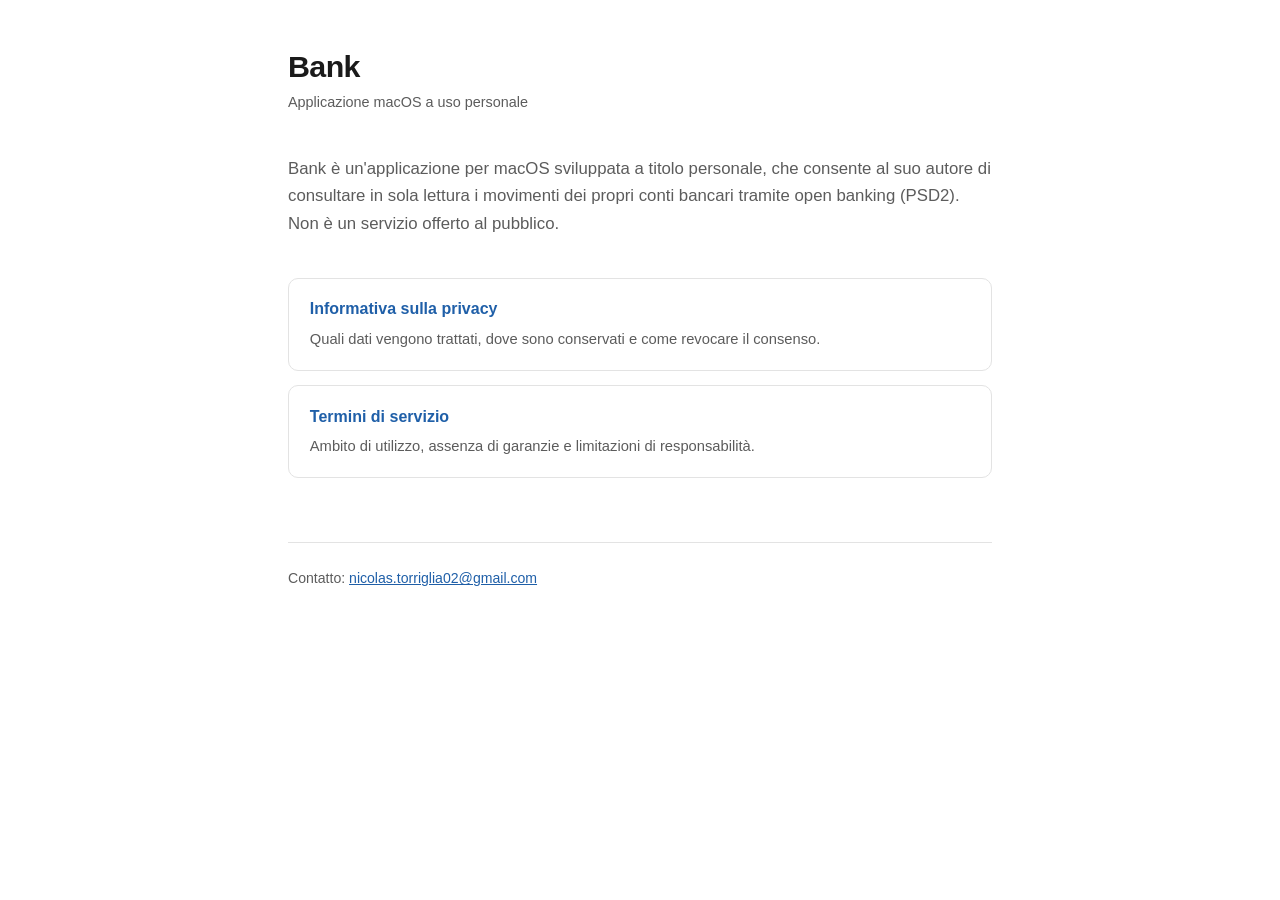
<file: index.html>
<!DOCTYPE html>
<html lang="it">
<head>
<meta charset="utf-8">
<meta name="viewport" content="width=device-width, initial-scale=1">
<title>Bank — Documenti</title>
<link rel="stylesheet" href="style.css">
</head>
<body>
<main>

<h1>Bank</h1>
<p class="updated">Applicazione macOS a uso personale</p>

<p class="lead">Bank è un'applicazione per macOS sviluppata a titolo personale, che consente al suo autore di consultare in sola lettura i movimenti dei propri conti bancari tramite open banking (PSD2). Non è un servizio offerto al pubblico.</p>

<a class="card" href="privacy.html">
  <strong>Informativa sulla privacy</strong>
  <span>Quali dati vengono trattati, dove sono conservati e come revocare il consenso.</span>
</a>

<a class="card" href="terms.html">
  <strong>Termini di servizio</strong>
  <span>Ambito di utilizzo, assenza di garanzie e limitazioni di responsabilità.</span>
</a>

<footer>
  Contatto: <a href="mailto:nicolas.torriglia02@gmail.com">nicolas.torriglia02@gmail.com</a>
</footer>

</main>
</body>
</html>
</file>
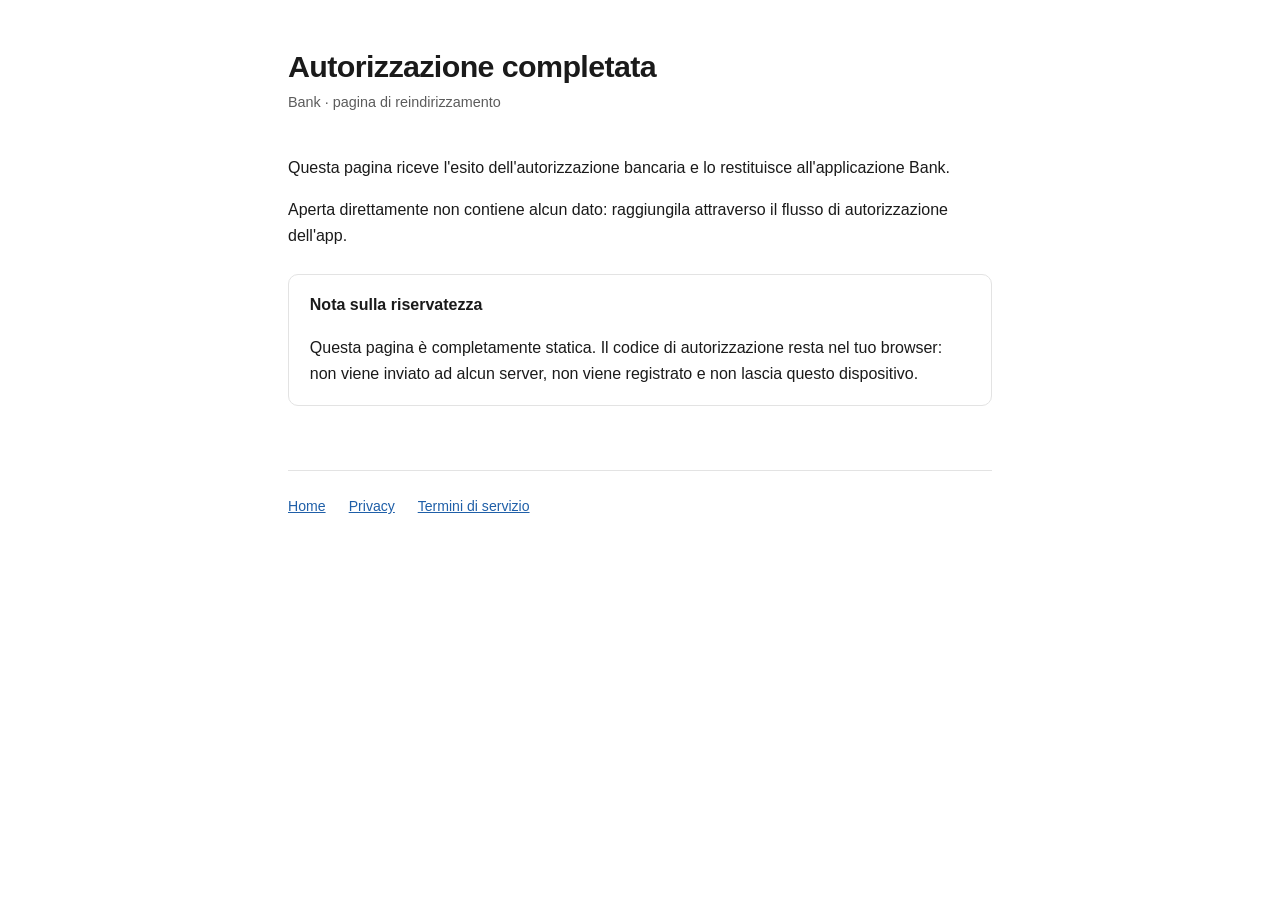
<file: callback.html>
<!DOCTYPE html>
<html lang="it">
<head>
<meta charset="utf-8">
<meta name="viewport" content="width=device-width, initial-scale=1">
<title>Autorizzazione completata — Bank</title>
<link rel="stylesheet" href="style.css">
<style>
  .box { border: 1px solid var(--border); border-radius: 10px; padding: 1.1rem 1.3rem; margin: 1.5rem 0; }
  .code { font-family: ui-monospace, SFMono-Regular, Menlo, monospace; font-size: 0.9rem; word-break: break-all; background: var(--code-bg); padding: 0.8rem; border-radius: 6px; display: block; margin-top: 0.6rem; }
  button { font: inherit; padding: 0.5rem 1rem; border-radius: 7px; border: 1px solid var(--border); background: var(--code-bg); color: var(--fg); cursor: pointer; margin-top: 0.8rem; }
  button:hover { border-color: var(--accent); }
  .err { color: #c0392b; }
  @media (prefers-color-scheme: dark) { .err { color: #ff7b6b; } }
</style>
</head>
<body>
<main>

<h1>Autorizzazione completata</h1>
<p class="updated">Bank &middot; pagina di reindirizzamento</p>

<div id="out"></div>

<div class="box">
  <strong>Nota sulla riservatezza</strong>
  <p style="margin-bottom:0">Questa pagina è completamente statica. Il codice di autorizzazione resta nel tuo browser: non viene inviato ad alcun server, non viene registrato e non lascia questo dispositivo.</p>
</div>

<footer>
  <a href="./">Home</a>
  <a href="privacy.html">Privacy</a>
  <a href="terms.html">Termini di servizio</a>
</footer>

</main>

<script>
(function () {
  var APP_SCHEME = "io.ntorre.bank://callback";
  var params = new URLSearchParams(window.location.search);
  var code = params.get("code");
  var error = params.get("error");
  var out = document.getElementById("out");

  function el(html) { var d = document.createElement("div"); d.innerHTML = html; return d; }

  if (error) {
    out.appendChild(el(
      '<p class="err"><strong>Autorizzazione non riuscita</strong></p>' +
      '<p>La banca ha restituito l\'errore: <code>' + error.replace(/[<>&]/g, "") + '</code></p>' +
      '<p>Puoi chiudere questa finestra e riprovare dall\'applicazione.</p>'
    ));
    return;
  }

  if (!code) {
    out.appendChild(el(
      '<p>Questa pagina riceve l\'esito dell\'autorizzazione bancaria e lo restituisce all\'applicazione Bank.</p>' +
      '<p>Aperta direttamente non contiene alcun dato: raggiungila attraverso il flusso di autorizzazione dell\'app.</p>'
    ));
    return;
  }

  out.appendChild(el(
    '<p>Puoi tornare all\'applicazione <strong>Bank</strong>. Se non si è aperta automaticamente, copia il codice qui sotto e incollalo nell\'app.</p>' +
    '<div class="box"><strong>Codice di autorizzazione</strong>' +
    '<code class="code" id="code"></code>' +
    '<button id="copy">Copia negli appunti</button></div>'
  ));

  document.getElementById("code").textContent = code;

  document.getElementById("copy").addEventListener("click", function () {
    var btn = this;
    navigator.clipboard.writeText(code).then(function () {
      btn.textContent = "Copiato";
      setTimeout(function () { btn.textContent = "Copia negli appunti"; }, 2000);
    });
  });

  // Rimbalzo verso l'app nativa tramite custom URL scheme.
  window.location.href = APP_SCHEME + "?" + window.location.search.replace(/^\?/, "");
})();
</script>
</body>
</html>
</file>
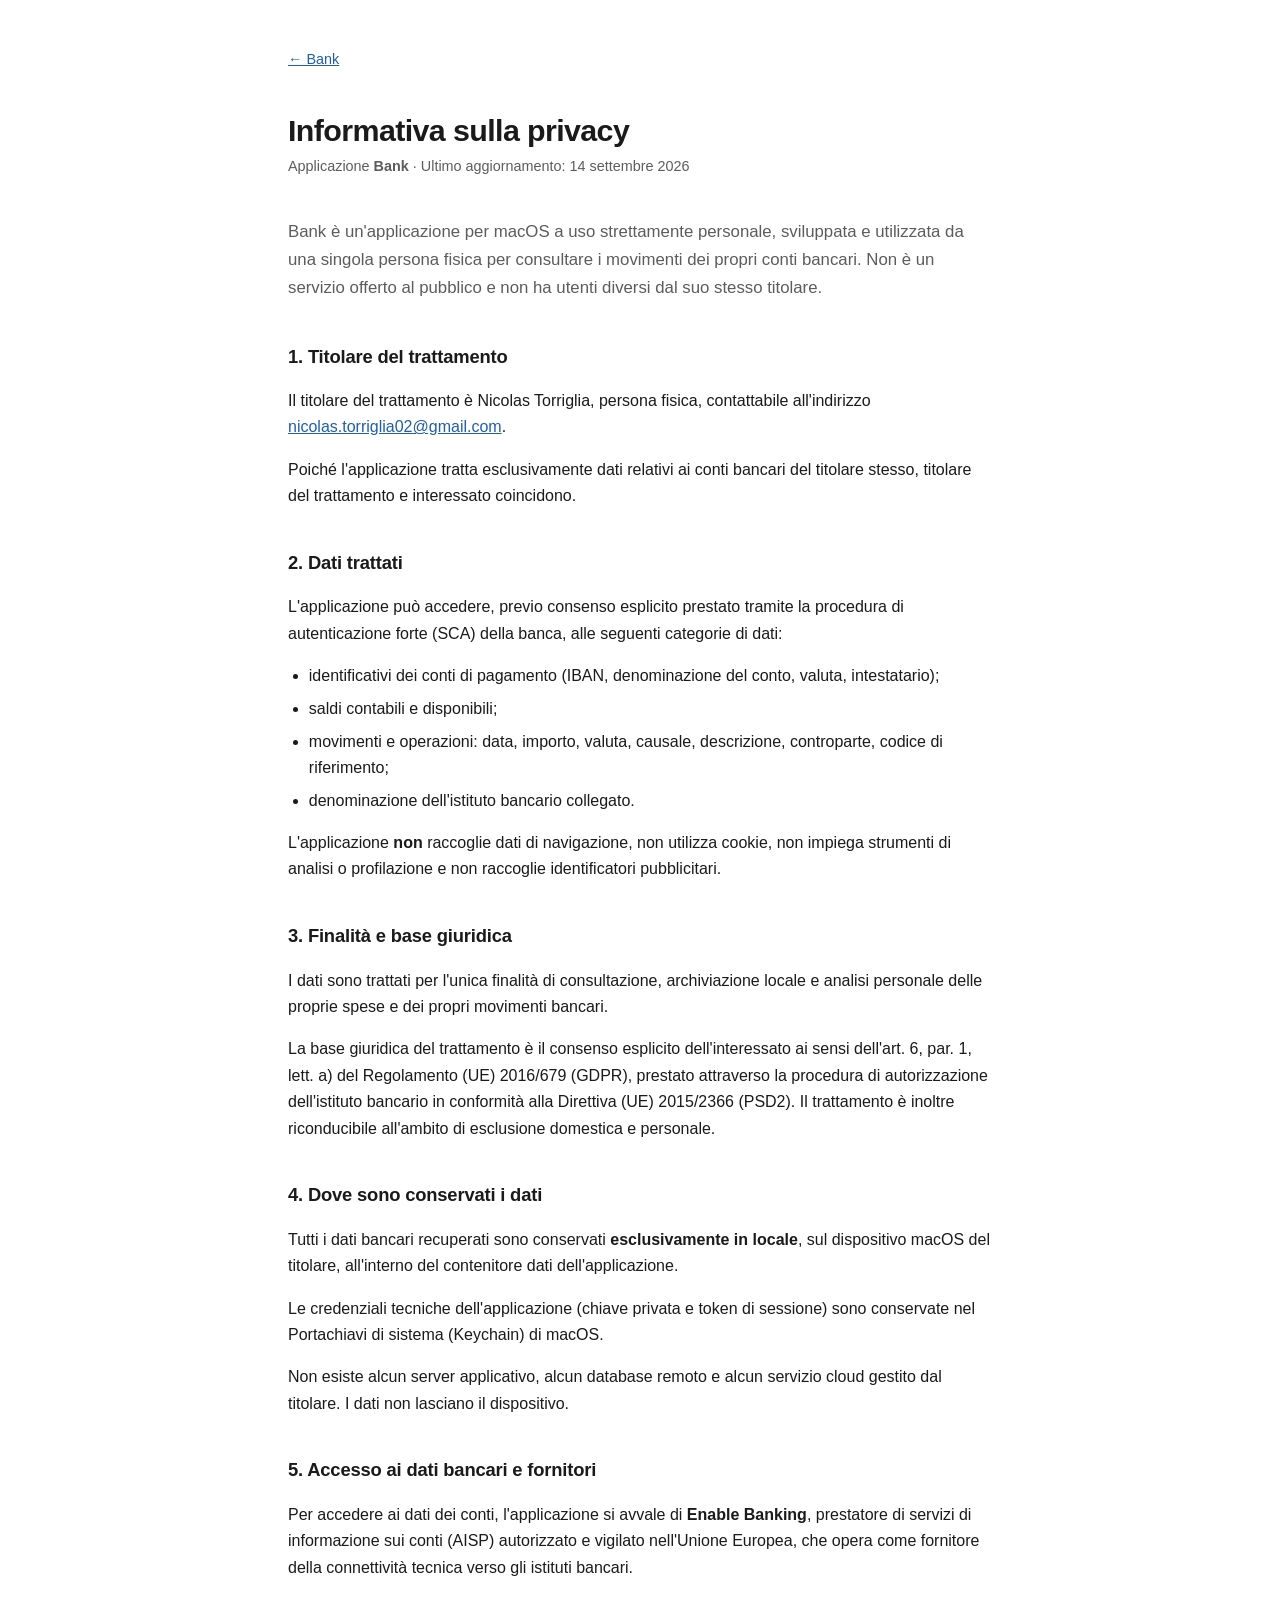
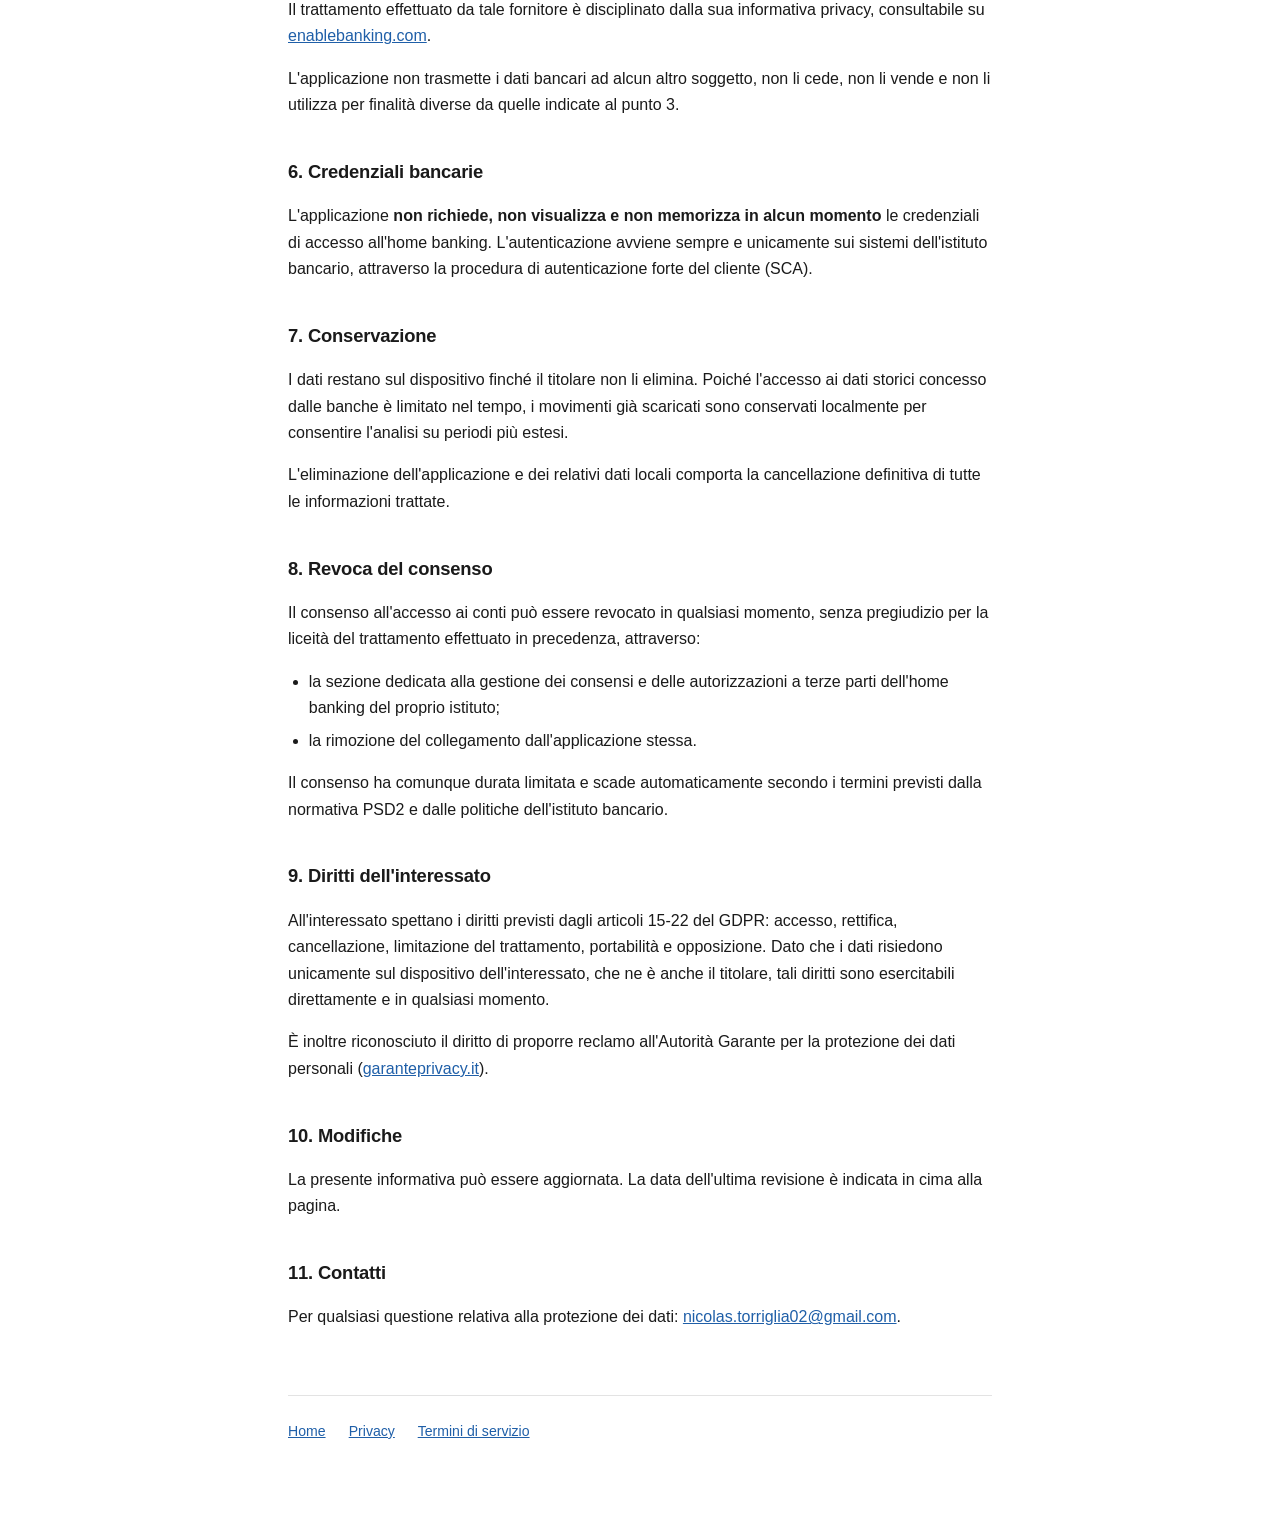
<file: privacy.html>
<!DOCTYPE html>
<html lang="it">
<head>
<meta charset="utf-8">
<meta name="viewport" content="width=device-width, initial-scale=1">
<title>Informativa sulla privacy — Bank</title>
<link rel="stylesheet" href="style.css">
</head>
<body>
<main>

<div class="nav"><a href="./">&larr; Bank</a></div>

<h1>Informativa sulla privacy</h1>
<p class="updated">Applicazione <strong>Bank</strong> &middot; Ultimo aggiornamento: 14 settembre 2026</p>

<p class="lead">Bank è un'applicazione per macOS a uso strettamente personale, sviluppata e utilizzata da una singola persona fisica per consultare i movimenti dei propri conti bancari. Non è un servizio offerto al pubblico e non ha utenti diversi dal suo stesso titolare.</p>

<h2>1. Titolare del trattamento</h2>
<p>Il titolare del trattamento è Nicolas Torriglia, persona fisica, contattabile all'indirizzo <a href="mailto:nicolas.torriglia02@gmail.com">nicolas.torriglia02@gmail.com</a>.</p>
<p>Poiché l'applicazione tratta esclusivamente dati relativi ai conti bancari del titolare stesso, titolare del trattamento e interessato coincidono.</p>

<h2>2. Dati trattati</h2>
<p>L'applicazione può accedere, previo consenso esplicito prestato tramite la procedura di autenticazione forte (SCA) della banca, alle seguenti categorie di dati:</p>
<ul>
  <li>identificativi dei conti di pagamento (IBAN, denominazione del conto, valuta, intestatario);</li>
  <li>saldi contabili e disponibili;</li>
  <li>movimenti e operazioni: data, importo, valuta, causale, descrizione, controparte, codice di riferimento;</li>
  <li>denominazione dell'istituto bancario collegato.</li>
</ul>
<p>L'applicazione <strong>non</strong> raccoglie dati di navigazione, non utilizza cookie, non impiega strumenti di analisi o profilazione e non raccoglie identificatori pubblicitari.</p>

<h2>3. Finalità e base giuridica</h2>
<p>I dati sono trattati per l'unica finalità di consultazione, archiviazione locale e analisi personale delle proprie spese e dei propri movimenti bancari.</p>
<p>La base giuridica del trattamento è il consenso esplicito dell'interessato ai sensi dell'art. 6, par. 1, lett. a) del Regolamento (UE) 2016/679 (GDPR), prestato attraverso la procedura di autorizzazione dell'istituto bancario in conformità alla Direttiva (UE) 2015/2366 (PSD2). Il trattamento è inoltre riconducibile all'ambito di esclusione domestica e personale.</p>

<h2>4. Dove sono conservati i dati</h2>
<p>Tutti i dati bancari recuperati sono conservati <strong>esclusivamente in locale</strong>, sul dispositivo macOS del titolare, all'interno del contenitore dati dell'applicazione.</p>
<p>Le credenziali tecniche dell'applicazione (chiave privata e token di sessione) sono conservate nel Portachiavi di sistema (Keychain) di macOS.</p>
<p>Non esiste alcun server applicativo, alcun database remoto e alcun servizio cloud gestito dal titolare. I dati non lasciano il dispositivo.</p>

<h2>5. Accesso ai dati bancari e fornitori</h2>
<p>Per accedere ai dati dei conti, l'applicazione si avvale di <strong>Enable Banking</strong>, prestatore di servizi di informazione sui conti (AISP) autorizzato e vigilato nell'Unione Europea, che opera come fornitore della connettività tecnica verso gli istituti bancari.</p>
<p>Il trattamento effettuato da tale fornitore è disciplinato dalla sua informativa privacy, consultabile su <a href="https://enablebanking.com/" rel="noopener">enablebanking.com</a>.</p>
<p>L'applicazione non trasmette i dati bancari ad alcun altro soggetto, non li cede, non li vende e non li utilizza per finalità diverse da quelle indicate al punto 3.</p>

<h2>6. Credenziali bancarie</h2>
<p>L'applicazione <strong>non richiede, non visualizza e non memorizza in alcun momento</strong> le credenziali di accesso all'home banking. L'autenticazione avviene sempre e unicamente sui sistemi dell'istituto bancario, attraverso la procedura di autenticazione forte del cliente (SCA).</p>

<h2>7. Conservazione</h2>
<p>I dati restano sul dispositivo finché il titolare non li elimina. Poiché l'accesso ai dati storici concesso dalle banche è limitato nel tempo, i movimenti già scaricati sono conservati localmente per consentire l'analisi su periodi più estesi.</p>
<p>L'eliminazione dell'applicazione e dei relativi dati locali comporta la cancellazione definitiva di tutte le informazioni trattate.</p>

<h2>8. Revoca del consenso</h2>
<p>Il consenso all'accesso ai conti può essere revocato in qualsiasi momento, senza pregiudizio per la liceità del trattamento effettuato in precedenza, attraverso:</p>
<ul>
  <li>la sezione dedicata alla gestione dei consensi e delle autorizzazioni a terze parti dell'home banking del proprio istituto;</li>
  <li>la rimozione del collegamento dall'applicazione stessa.</li>
</ul>
<p>Il consenso ha comunque durata limitata e scade automaticamente secondo i termini previsti dalla normativa PSD2 e dalle politiche dell'istituto bancario.</p>

<h2>9. Diritti dell'interessato</h2>
<p>All'interessato spettano i diritti previsti dagli articoli 15-22 del GDPR: accesso, rettifica, cancellazione, limitazione del trattamento, portabilità e opposizione. Dato che i dati risiedono unicamente sul dispositivo dell'interessato, che ne è anche il titolare, tali diritti sono esercitabili direttamente e in qualsiasi momento.</p>
<p>È inoltre riconosciuto il diritto di proporre reclamo all'Autorità Garante per la protezione dei dati personali (<a href="https://www.garanteprivacy.it/" rel="noopener">garanteprivacy.it</a>).</p>

<h2>10. Modifiche</h2>
<p>La presente informativa può essere aggiornata. La data dell'ultima revisione è indicata in cima alla pagina.</p>

<h2>11. Contatti</h2>
<p>Per qualsiasi questione relativa alla protezione dei dati: <a href="mailto:nicolas.torriglia02@gmail.com">nicolas.torriglia02@gmail.com</a>.</p>

<footer>
  <a href="./">Home</a>
  <a href="privacy.html">Privacy</a>
  <a href="terms.html">Termini di servizio</a>
</footer>

</main>
</body>
</html>
</file>
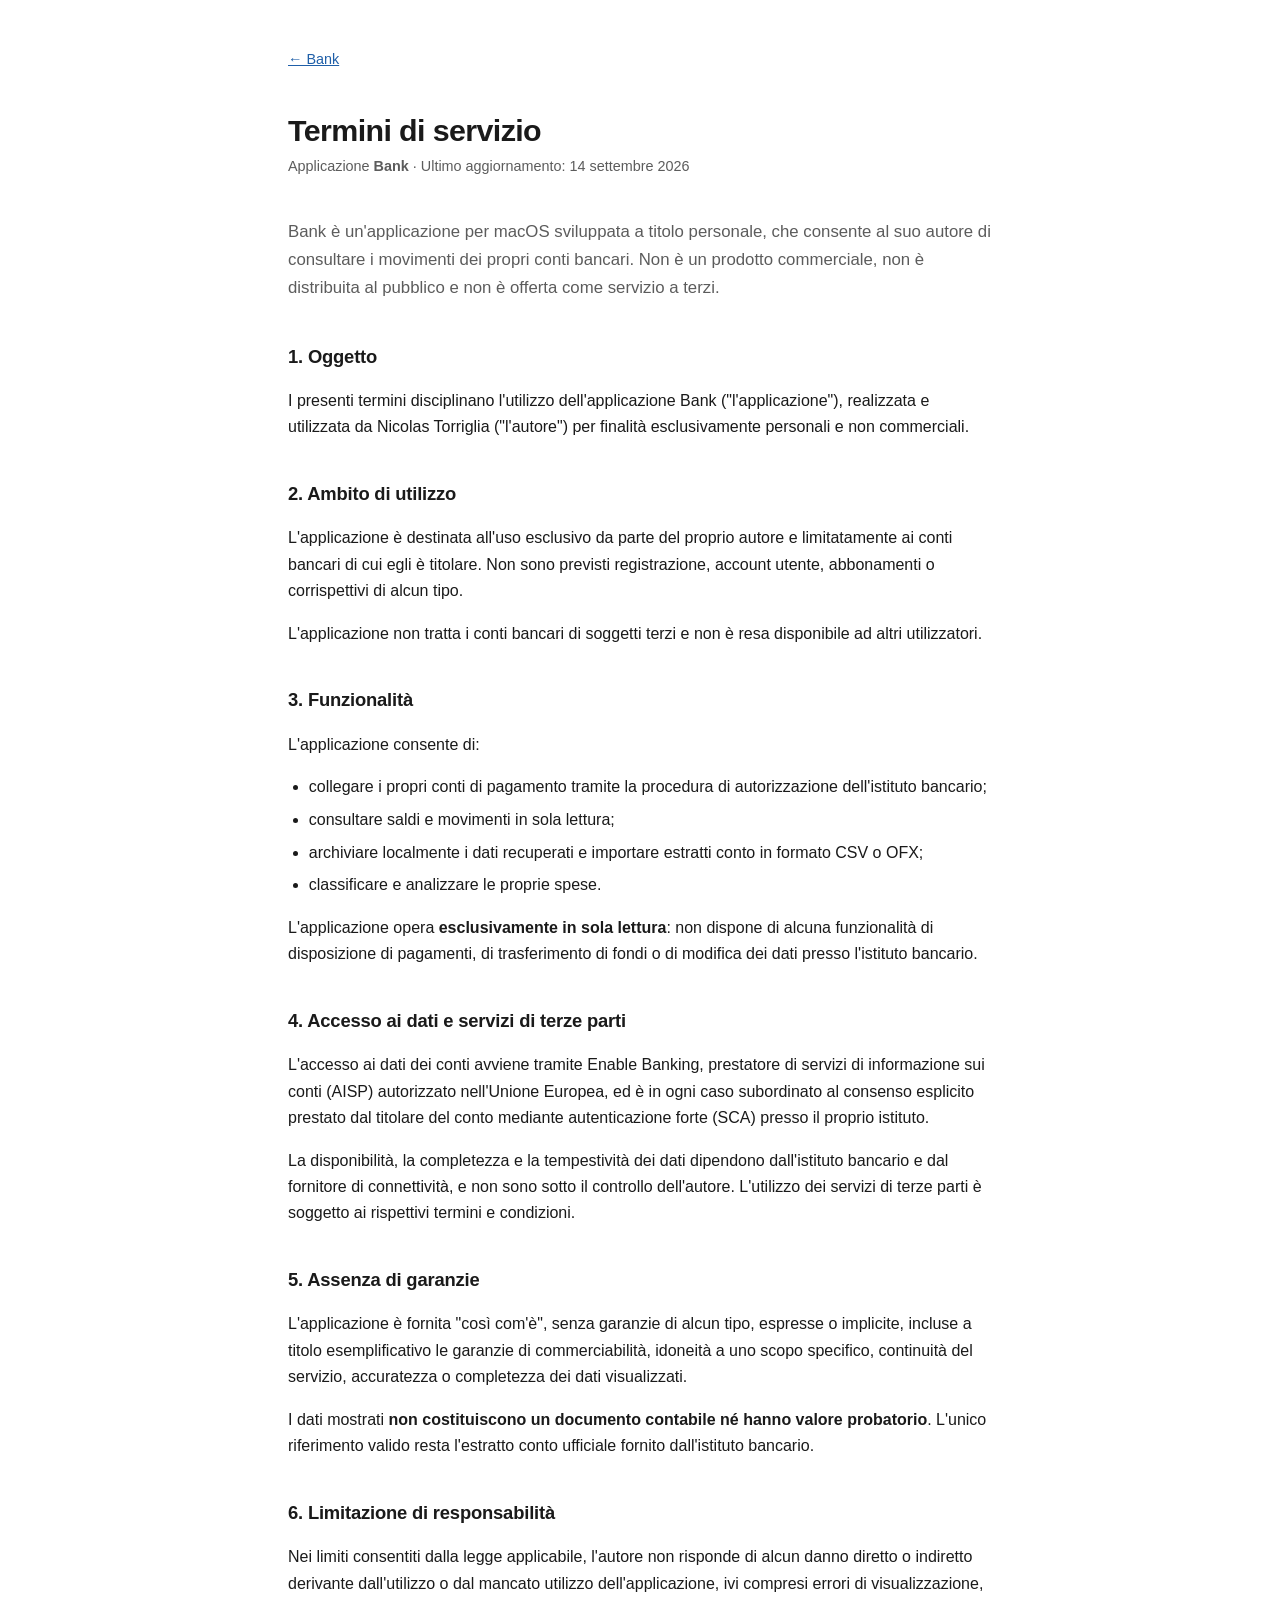
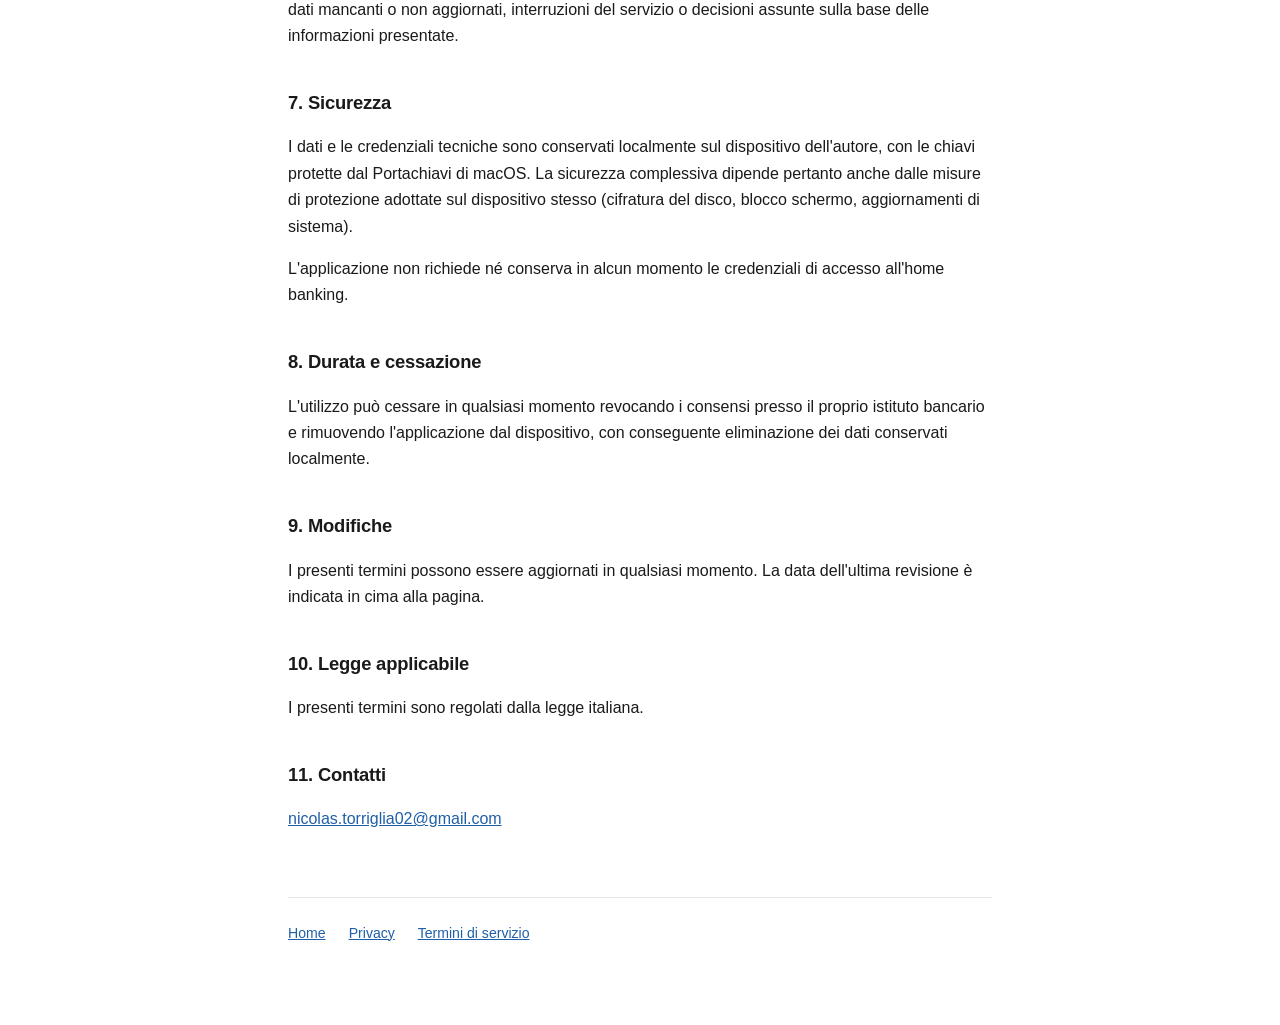
<file: terms.html>
<!DOCTYPE html>
<html lang="it">
<head>
<meta charset="utf-8">
<meta name="viewport" content="width=device-width, initial-scale=1">
<title>Termini di servizio — Bank</title>
<link rel="stylesheet" href="style.css">
</head>
<body>
<main>

<div class="nav"><a href="./">&larr; Bank</a></div>

<h1>Termini di servizio</h1>
<p class="updated">Applicazione <strong>Bank</strong> &middot; Ultimo aggiornamento: 14 settembre 2026</p>

<p class="lead">Bank è un'applicazione per macOS sviluppata a titolo personale, che consente al suo autore di consultare i movimenti dei propri conti bancari. Non è un prodotto commerciale, non è distribuita al pubblico e non è offerta come servizio a terzi.</p>

<h2>1. Oggetto</h2>
<p>I presenti termini disciplinano l'utilizzo dell'applicazione Bank ("l'applicazione"), realizzata e utilizzata da Nicolas Torriglia ("l'autore") per finalità esclusivamente personali e non commerciali.</p>

<h2>2. Ambito di utilizzo</h2>
<p>L'applicazione è destinata all'uso esclusivo da parte del proprio autore e limitatamente ai conti bancari di cui egli è titolare. Non sono previsti registrazione, account utente, abbonamenti o corrispettivi di alcun tipo.</p>
<p>L'applicazione non tratta i conti bancari di soggetti terzi e non è resa disponibile ad altri utilizzatori.</p>

<h2>3. Funzionalità</h2>
<p>L'applicazione consente di:</p>
<ul>
  <li>collegare i propri conti di pagamento tramite la procedura di autorizzazione dell'istituto bancario;</li>
  <li>consultare saldi e movimenti in sola lettura;</li>
  <li>archiviare localmente i dati recuperati e importare estratti conto in formato CSV o OFX;</li>
  <li>classificare e analizzare le proprie spese.</li>
</ul>
<p>L'applicazione opera <strong>esclusivamente in sola lettura</strong>: non dispone di alcuna funzionalità di disposizione di pagamenti, di trasferimento di fondi o di modifica dei dati presso l'istituto bancario.</p>

<h2>4. Accesso ai dati e servizi di terze parti</h2>
<p>L'accesso ai dati dei conti avviene tramite Enable Banking, prestatore di servizi di informazione sui conti (AISP) autorizzato nell'Unione Europea, ed è in ogni caso subordinato al consenso esplicito prestato dal titolare del conto mediante autenticazione forte (SCA) presso il proprio istituto.</p>
<p>La disponibilità, la completezza e la tempestività dei dati dipendono dall'istituto bancario e dal fornitore di connettività, e non sono sotto il controllo dell'autore. L'utilizzo dei servizi di terze parti è soggetto ai rispettivi termini e condizioni.</p>

<h2>5. Assenza di garanzie</h2>
<p>L'applicazione è fornita "così com'è", senza garanzie di alcun tipo, espresse o implicite, incluse a titolo esemplificativo le garanzie di commerciabilità, idoneità a uno scopo specifico, continuità del servizio, accuratezza o completezza dei dati visualizzati.</p>
<p>I dati mostrati <strong>non costituiscono un documento contabile né hanno valore probatorio</strong>. L'unico riferimento valido resta l'estratto conto ufficiale fornito dall'istituto bancario.</p>

<h2>6. Limitazione di responsabilità</h2>
<p>Nei limiti consentiti dalla legge applicabile, l'autore non risponde di alcun danno diretto o indiretto derivante dall'utilizzo o dal mancato utilizzo dell'applicazione, ivi compresi errori di visualizzazione, dati mancanti o non aggiornati, interruzioni del servizio o decisioni assunte sulla base delle informazioni presentate.</p>

<h2>7. Sicurezza</h2>
<p>I dati e le credenziali tecniche sono conservati localmente sul dispositivo dell'autore, con le chiavi protette dal Portachiavi di macOS. La sicurezza complessiva dipende pertanto anche dalle misure di protezione adottate sul dispositivo stesso (cifratura del disco, blocco schermo, aggiornamenti di sistema).</p>
<p>L'applicazione non richiede né conserva in alcun momento le credenziali di accesso all'home banking.</p>

<h2>8. Durata e cessazione</h2>
<p>L'utilizzo può cessare in qualsiasi momento revocando i consensi presso il proprio istituto bancario e rimuovendo l'applicazione dal dispositivo, con conseguente eliminazione dei dati conservati localmente.</p>

<h2>9. Modifiche</h2>
<p>I presenti termini possono essere aggiornati in qualsiasi momento. La data dell'ultima revisione è indicata in cima alla pagina.</p>

<h2>10. Legge applicabile</h2>
<p>I presenti termini sono regolati dalla legge italiana.</p>

<h2>11. Contatti</h2>
<p><a href="mailto:nicolas.torriglia02@gmail.com">nicolas.torriglia02@gmail.com</a></p>

<footer>
  <a href="./">Home</a>
  <a href="privacy.html">Privacy</a>
  <a href="terms.html">Termini di servizio</a>
</footer>

</main>
</body>
</html>
</file>
<file: style.css>
:root {
  --bg: #ffffff;
  --fg: #1a1a1a;
  --muted: #5c5c5c;
  --accent: #1f5fa8;
  --border: #e3e3e3;
  --code-bg: #f5f5f5;
}

@media (prefers-color-scheme: dark) {
  :root {
    --bg: #17181a;
    --fg: #e8e8e8;
    --muted: #a0a0a0;
    --accent: #7aa9e0;
    --border: #2e3033;
    --code-bg: #232528;
  }
}

* { box-sizing: border-box; }

body {
  margin: 0;
  padding: 3rem 1.25rem 5rem;
  background: var(--bg);
  color: var(--fg);
  font: 16px/1.65 -apple-system, BlinkMacSystemFont, "Segoe UI", Helvetica, Arial, sans-serif;
  -webkit-text-size-adjust: 100%;
}

main {
  max-width: 44rem;
  margin: 0 auto;
}

h1 {
  font-size: 1.9rem;
  line-height: 1.2;
  margin: 0 0 0.4rem;
  letter-spacing: -0.02em;
}

h2 {
  font-size: 1.15rem;
  margin: 2.4rem 0 0.6rem;
  letter-spacing: -0.01em;
}

p, li { color: var(--fg); }

.updated {
  color: var(--muted);
  font-size: 0.9rem;
  margin: 0 0 2.5rem;
}

.lead {
  font-size: 1.05rem;
  color: var(--muted);
  margin-bottom: 2.5rem;
}

ul { padding-left: 1.3rem; }
li { margin-bottom: 0.4rem; }

a { color: var(--accent); }

code {
  background: var(--code-bg);
  padding: 0.12em 0.4em;
  border-radius: 4px;
  font-size: 0.88em;
  font-family: ui-monospace, SFMono-Regular, Menlo, monospace;
}

footer {
  margin-top: 4rem;
  padding-top: 1.5rem;
  border-top: 1px solid var(--border);
  color: var(--muted);
  font-size: 0.88rem;
}

footer a { margin-right: 1.2rem; }

.nav {
  margin-bottom: 2.5rem;
  font-size: 0.9rem;
}

.card {
  display: block;
  border: 1px solid var(--border);
  border-radius: 10px;
  padding: 1.1rem 1.3rem;
  margin-bottom: 0.9rem;
  text-decoration: none;
  color: inherit;
}

.card:hover { border-color: var(--accent); }
.card strong { display: block; color: var(--accent); margin-bottom: 0.2rem; }
.card span { color: var(--muted); font-size: 0.92rem; }
</file>
